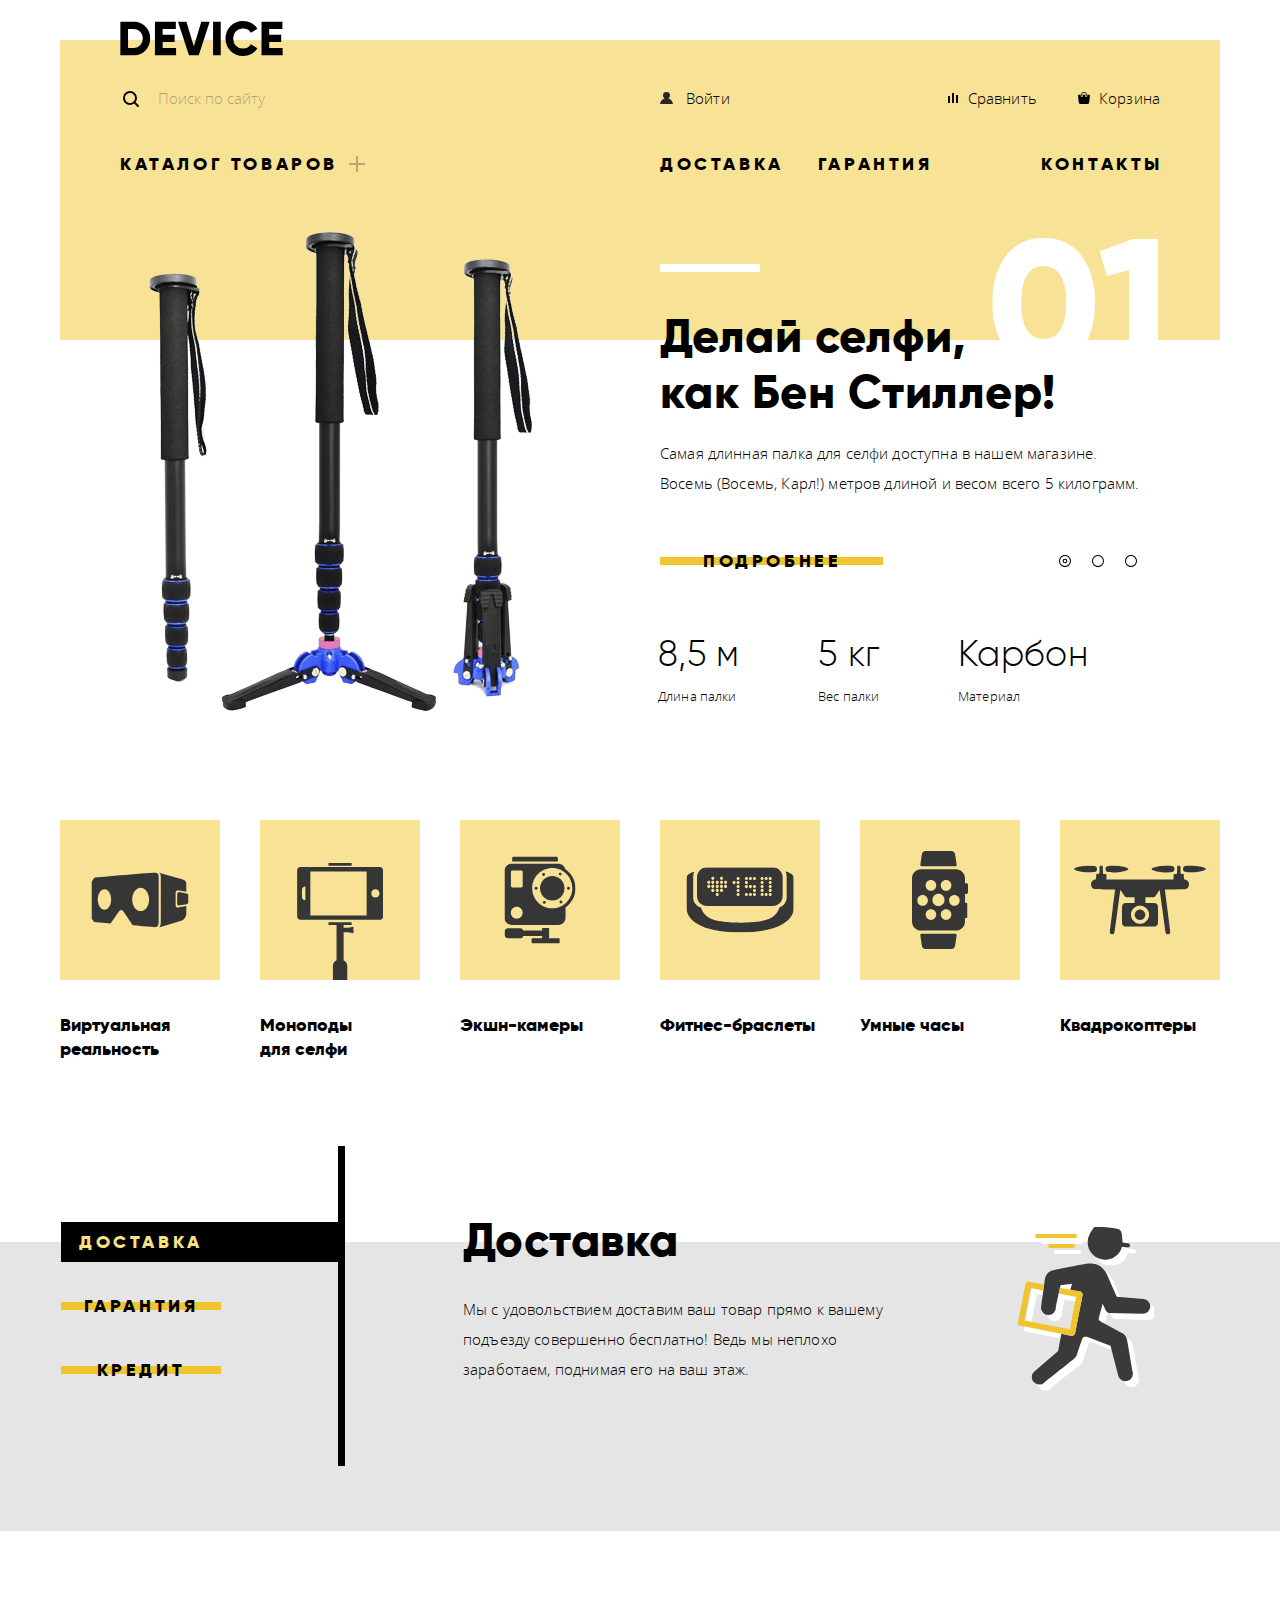
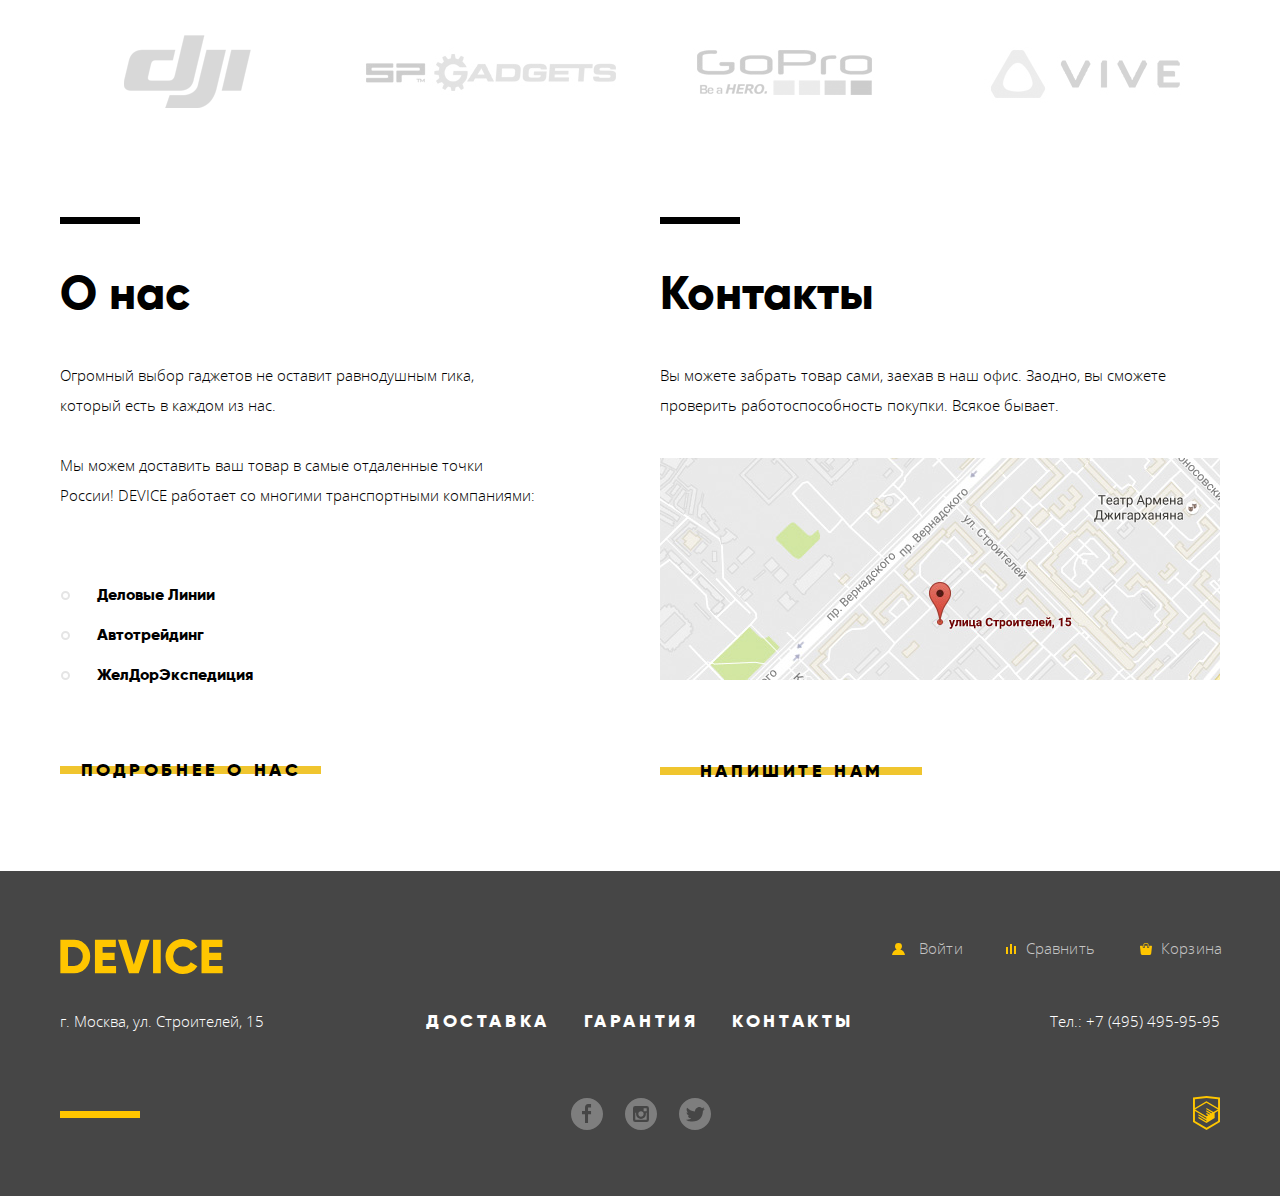
<file: index.html>
<!DOCTYPE html>
<html lang="ru">

<head>
  <meta charset="utf-8">
  <title>HTML Academy: Девайс</title>
  <link href="css/normalize.min.css" rel="stylesheet">
  <link href="css/style.min.css" rel="stylesheet">
</head>

<body>
  <div class="container">
    <header class="main-header">
      <nav class="main-navigation">
        <div class="main-header-logo">
          <a><img src="img/logo-device.svg" width="163" height="35" alt="Логотип магазина «Девайс»"></a>
        </div>
        <div class="main-header-top-wrapper">
          <form class="site-search-form" method="GET" action="search">
            <label class="visually-hidden" for="search-field">Поле поиска</label>
            <input id="search-field" type="search" class="search-input" name="query" placeholder="Поиск по сайту">
            <button type="submit" class="search-button">Найти</button>
          </form>
          <a class="main-header-user-nav-link main-header-user-nav-profile" href="#">Войти</a>
          <a class="main-header-user-nav-link main-header-user-nav-compare" href="#">Сравнить</a>
          <a class="main-header-user-nav-link main-header-user-nav-cart" href="#">Корзина</a>
        </div>
        <div class="main-header-bottom-wrapper">
          <ul class="main-header-site-navigation">
            <li class="main-header-site-nav-catalog">
              <a href="#">Каталог&nbsp;товаров</a>
              <div class="catalog-categories-list">
                <ul class="catalog-categories-sublist">
                  <li><a href="#">Виртуальная реальность</a></li>
                  <li><a href="catalog.html">Моноподы для селфи</a></li>
                  <li><a href="#">Экшн-камеры</a></li>
                </ul>
                <ul class="catalog-categories-sublist">
                  <li><a href="#">Фитнес-браслеты</a></li>
                  <li><a href="#">Умные часы</a></li>
                </ul>
                <ul class="catalog-categories-sublist">
                  <li><a href="#">Квадрокоптеры</a></li>
                </ul>
              </div>
            </li>
            <li class="main-header-site-nav-delivery"><a href="delivery.html">Доставка</a></li>
            <li class="main-header-site-nav-warranty"><a href="warranty.html">Гарантия</a></li>
            <li class="main-header-site-nav-contacts"><a href="contacts.html">Контакты</a></li>
          </ul>
        </div>
      </nav>
    </header>
  </div>

  <main class="main-content">
    <h1 class="visually-hidden">Магазин гаджетов «Девайс»</h1>
    <section class="slider">
      <h2 class="visually-hidden">Слайдер товаров</h2>
      <div class="container">
        <ul class="slider-dots">
          <li>
            <input type="radio" id="first-slide" name="not-used" checked class="visually-hidden slider-cb">
            <label for="first-slide">Первый слайд</label>
          </li>
          <li>
            <input type="radio" id="second-slide" name="not-used" class="visually-hidden slider-cb">
            <label for="second-slide">Второй слайд</label>
          </li>
          <li>
            <input type="radio" id="third-slide" name="not-used" class="visually-hidden slider-cb">
            <label for="third-slide">Третий слайд</label>
          </li>
        </ul>
        <ul class="slides-list">
          <li class="slides-list-item  slides-list-item-shown">
            <div class="slides-list-item-image">
              <img src="img/slider-1.png" alt="Самая длинная палка для селфи" width="384" height="486">
            </div>
            <div class="slides-list-item-description">
              <p class="slides-list-item-description-headline">Делай селфи,<br> как Бен Стиллер!</p>
              <p class="slides-list-item-description-content">Самая длинная палка для селфи доступна в нашем магазине.
                Восемь&nbsp;(Восемь, Карл!) метров длиной и весом
                всего 5 килограмм.</p>
              <div class="slides-list-item-description-link-wrapper">
                <a class="modal-link" href="#">Подробнее</a>
              </div>
              <table class="slides-list-item-description-params">
                <tr>
                  <td>8,5 м</td>
                  <td>5 кг</td>
                  <td>Карбон</td>
                </tr>
                <tr class="params-name">
                  <td>Длина палки</td>
                  <td>Вес палки</td>
                  <td>Материал</td>
                </tr>
              </table>
            </div>
          </li>
          <li class="slides-list-item">
            <div class="slides-list-item-image">
              <img src="img/slider-2.png" alt="Мотивирующие фитнес-браслеты" width="345" height="485">
            </div>
            <div class="slides-list-item-description">
              <p class="slides-list-item-description-headline">Худеем<br> правильно!</p>
              <p class="slides-list-item-description-content">Мотивирующие фитнес-браслеты помогут найти в себе силы не
                пропускать занятия и соблюдать диету.</p>
              <div class="slides-list-item-description-link-wrapper">
                <a class="modal-link" href="#">Подробнее</a>
              </div>
              <table class="slides-list-item-description-params">
                <tr>
                  <td>48 часов</td>
                </tr>
                <tr>
                  <td>Без подзарядки</td>
                </tr>
              </table>
            </div>
          </li>
          <li class="slides-list-item">
            <div class="slides-list-item-image">
              <img src="img/slider-3.png" alt="Квадрокоптер" width="526" height="334">
            </div>
            <div class="slides-list-item-description">
              <p class="slides-list-item-description-headline">Порхает как бабочка, жалит как пчела!</p>
              <p class="slides-list-item-description-content">Этот обычный, на первый взгляд, квадрокоптер оснащен
                мощным лазером, замаскированным под стандартную
                камеру.</p>
              <div class="slides-list-item-description-link-wrapper">
                <a class="modal-link" href="#">Подробнее</a>
              </div>
              <table class="slides-list-item-description-params">
                <tr>
                  <td>800 м</td>
                  <td>50 м</td>
                </tr>
                <tr>
                  <td>Дальность полета</td>
                  <td>Радиус поражения</td>
                </tr>
              </table>
            </div>
          </li>
        </ul>
      </div>
    </section>

    <section class="catalog-categories">
      <h2 class="visually-hidden">Категории товаров</h2>
      <div class="container">
        <ul>
          <li class="catalog-categories-item">
            <a class="catalog-categories-item-link" href="#">
              <div class="image-wrapper">
                <svg xmlns="http://www.w3.org/2000/svg" width="97" height="55" viewBox="0 0 97 55">
                  <g fill="#363636">
                    <path
                      d="M84.131 32.639v-12.636c0-1.309 1.045-2.37 2.335-2.37l8.326 1.581v-8.194c0-2.355-1.708-3.431-4.202-4.265l-23.187-6.58c1.616 1.391 1.889 2.04 1.889 4.396v45.209c0 2.356-.45 4.066-1.967 5.21l23.265-7.065c2.401-.833 4.202-4.216 4.202-6.572v-7.913l-8.326 1.567c-1.29.002-2.335-1.06-2.335-2.368zM95.129 20.979l-7.598-1.444c-1.008 0-1.824.829-1.824 1.851v9.868c0 1.023.816 1.852 1.824 1.852l7.598-1.431c1.154-.419 1.824-.829 1.824-1.852v-6.993c0-1.022-.766-1.507-1.824-1.851zM67.17 4.483c0-5.08-4.232-4.459-4.232-4.459s-57.106 4.714-60.1 5.121l-2.837 4.387-.001 36.28 2.599 3.753 16.477 1.403 8.136-11.668s1.109-1.828 2.505-1.828c1.397 0 2.432 1.861 2.432 1.861l9.061 13.521s18.895 1.909 22.521 1.909c3.626-.001 3.439-5.024 3.439-5.024v-45.256zm-54.188 32.709c-3.698 0-6.696-4.601-6.696-10.275s2.998-10.275 6.696-10.275c3.698 0 6.696 4.601 6.696 10.275s-2.998 10.275-6.696 10.275zm36.158 1.426c-4.662 0-8.441-5.239-8.441-11.701 0-6.463 3.78-11.702 8.441-11.702 4.662 0 8.442 5.239 8.442 11.702 0 6.462-3.78 11.701-8.442 11.701z" />
                  </g>
                </svg>
              </div>
              <p>Виртуальная реальность</p>
            </a>
          </li>
          <li class="catalog-categories-item">
            <a class="catalog-categories-item-link" href="catalog.html">
              <div class="image-wrapper">
                <svg xmlns="http://www.w3.org/2000/svg" width="86" height="117" viewBox="0 0 86 117">
                  <g fill="#363636">
                    <path
                      d="M82.821 4.011h-79.491c-1.761 0-3.188 1.427-3.188 3.188v46.413c0 1.763 1.427 3.189 3.188 3.189h79.492c1.762 0 3.189-1.427 3.189-3.189v-46.413c0-1.761-1.428-3.188-3.19-3.188zm-74.429 33.225h-.226c-1.762 0-3.189-1.429-3.189-3.189v-7.283c0-1.761 1.427-3.188 3.189-3.188h.226v13.66zm61.231 15.172h-56.282v-44.006h56.282v44.006zm8.777-17.856c-2.289 0-4.146-1.855-4.146-4.147s1.856-4.147 4.146-4.147c2.291 0 4.148 1.855 4.148 4.147s-1.857 4.147-4.148 4.147zM31.497 0h23.157v2.758h-23.157zM46.608 64.861v-2.973h8.046v-2.758h-23.156v2.758h8.045v35.246c-2.139.938-3.635 3.072-3.635 5.559v14.307h14.335v-14.307c0-2.486-1.495-4.621-3.636-5.557v-27.99h4.796l5.051 1.213v-6.711l-5.051 1.213h-4.795z" />
                  </g>
                </svg>
              </div>
              <p>Моноподы<br> для селфи</p>
            </a>
          </li>
          <li class="catalog-categories-item">
            <a class="catalog-categories-item-link" href="#">
              <div class="image-wrapper">
                <svg xmlns="http://www.w3.org/2000/svg" width="71" height="87" viewBox="0 0 71 87">
                  <g fill="#363636">
                    <path
                      d="M53.349 1.49c0-.736-.578-1.49-1.311-1.49h-42.985c-.733 0-1.381.754-1.381 1.49v3.522h45.676v-3.522zM54.202 81.809h-9.597v-10.383h-6.958v2.507h-18.873c-.537-1.254-1.757-2.148-3.181-2.148h-12.034c-1.917-.001-3.559 1.602-3.559 3.526v3.018c0 1.924 1.642 3.48 3.559 3.48h12.035c1.511 0 2.792-.896 3.269-2.326h18.785v2.326h-9.518c-.533 0-1.01.437-1.01.972v3.172c0 .535.478 1.048 1.01 1.048h26.072c.533 0 .93-.513.93-1.048v-3.173c0-.535-.397-.971-.93-.971zM60.666 12.39c-.861-2.937-3.567-5.05-6.771-5.05h-46.747c-3.898 0-7.148 3.109-7.148 7.021v46.9c0 3.912 3.25 7.121 7.148 7.121h46.747c3.898 0 7.126-3.209 7.126-7.121v-10.346c6.066-4.204 10.001-11.211 10.001-19.164-.001-8.079-4.132-15.181-10.356-19.361zm-48.428 49.761c-3.259 0-5.901-2.65-5.901-5.921 0-3.27 2.642-5.922 5.901-5.922s5.902 2.652 5.902 5.922c0 3.271-2.643 5.921-5.902 5.921zm5.961-32.605c0 .786-.635 1.422-1.418 1.422h-8.94c-.783 0-1.418-.637-1.418-1.422v-14.16c0-.786.635-1.423 1.418-1.423h8.939c.783 0 1.418.637 1.418 1.423v14.16zm29.563 22.312c-11.076 0-20.057-9.01-20.057-20.123s8.98-20.124 20.057-20.124c11.077 0 20.058 9.01 20.058 20.124s-8.981 20.123-20.058 20.123z" />
                    <ellipse cx="47.762" cy="31.735" rx="12.188" ry="12.229" />
                    <circle cx="31.562" cy="31.736" r="1.435" />
                    <circle cx="63.963" cy="31.736" r="1.435" />
                    <circle cx="39.109" cy="17.994" r="1.435" />
                    <ellipse cx="56.415" cy="45.476" rx="1.43" ry="1.436" />
                    <circle cx="55.697" cy="17.565" r="1.435" />
                    <circle cx="39.828" cy="45.906" r="1.435" />
                  </g>
                </svg>
              </div>
              <p>Экшн-камеры</p>
            </a>
          </li>
          <li class="catalog-categories-item">
            <a class="catalog-categories-item-link" href="#">
              <div class="image-wrapper">
                <svg xmlns="http://www.w3.org/2000/svg" width="107" height="65" viewBox="0 0 107 65">
                  <g fill="#363636">
                    <path
                      d="M98.967 4.074c.752 1.441 1.209 3.08 1.209 4.818v21.102c0 4.616-3.092 8.527-7.246 9.9-1.325 3.987-3.778 7.854-8.051 10.432-8.676 5.231-31.124 4.837-31.198 4.837-.078 0-22.513.395-31.189-4.837-4.216-2.545-6.708-6.347-8.042-10.279-4.418-1.209-7.756-5.251-7.756-10.053v-21.101c0-1.688.427-3.282 1.139-4.693-3.663.909-7.833 2.718-7.833 6.234v29.983c0 10.251 11.839 24.433 53.657 24.433 41.82 0 53.657-14.182 53.657-24.433v-29.983c-.001-3.684-4.576-5.494-8.347-6.36zM20.561 38.459h65.523c5.564 0 10.074-4.513 10.074-10.077v-18.447c0-5.563-4.51-10.075-10.074-10.075h-65.523c-5.564 0-10.075 4.511-10.075 10.075v18.447c0 5.564 4.511 10.077 10.075 10.077zm63.134-28.991c.867 0 1.569.703 1.569 1.57 0 .866-.702 1.569-1.569 1.569s-1.568-.703-1.568-1.569c0-.868.701-1.57 1.568-1.57zm0 4.039c.867 0 1.569.703 1.569 1.568 0 .867-.702 1.569-1.569 1.569s-1.568-.702-1.568-1.569c0-.865.701-1.568 1.568-1.568zm0 4.039c.867 0 1.569.702 1.569 1.569 0 .866-.702 1.569-1.569 1.569s-1.568-.703-1.568-1.569c0-.867.701-1.569 1.568-1.569zm0 3.827c.867 0 1.569.704 1.569 1.569 0 .867-.702 1.568-1.569 1.568s-1.568-.701-1.568-1.568c0-.866.701-1.569 1.568-1.569zm0 4.039c.867 0 1.569.702 1.569 1.569 0 .865-.702 1.568-1.569 1.568s-1.568-.704-1.568-1.568c0-.867.701-1.569 1.568-1.569zm-4.039-15.944c.867 0 1.568.703 1.568 1.57 0 .866-.701 1.569-1.568 1.569-.865 0-1.568-.703-1.568-1.569 0-.868.703-1.57 1.568-1.57zm0 15.944c.867 0 1.568.702 1.568 1.569 0 .865-.701 1.568-1.568 1.568-.865 0-1.568-.704-1.568-1.568 0-.867.703-1.569 1.568-1.569zm-4.037-15.944c.865 0 1.568.703 1.568 1.57 0 .866-.703 1.569-1.568 1.569-.867 0-1.569-.703-1.569-1.569 0-.868.702-1.57 1.569-1.57zm0 4.039c.865 0 1.568.703 1.568 1.568 0 .867-.703 1.569-1.568 1.569-.867 0-1.569-.702-1.569-1.569 0-.865.702-1.568 1.569-1.568zm0 4.039c.865 0 1.568.702 1.568 1.569 0 .866-.703 1.569-1.568 1.569-.867 0-1.569-.703-1.569-1.569 0-.867.702-1.569 1.569-1.569zm0 3.827c.865 0 1.568.704 1.568 1.569 0 .867-.703 1.568-1.568 1.568-.867 0-1.569-.701-1.569-1.568 0-.866.702-1.569 1.569-1.569zm0 4.039c.865 0 1.568.702 1.568 1.569 0 .865-.703 1.568-1.568 1.568-.867 0-1.569-.704-1.569-1.568 0-.867.702-1.569 1.569-1.569zm-7.654-15.944c.867 0 1.568.703 1.568 1.57 0 .866-.701 1.569-1.568 1.569s-1.568-.703-1.568-1.569c-.001-.868.703-1.57 1.568-1.57zm0 8.078c.867 0 1.568.702 1.568 1.569 0 .866-.701 1.569-1.568 1.569s-1.568-.703-1.568-1.569c-.001-.867.703-1.569 1.568-1.569zm0 3.881c.867 0 1.568.701 1.568 1.568 0 .865-.701 1.569-1.568 1.569s-1.568-.704-1.568-1.569c-.001-.867.703-1.568 1.568-1.568zm0 3.985c.867 0 1.568.702 1.568 1.569 0 .865-.701 1.568-1.568 1.568s-1.568-.704-1.568-1.568c-.001-.867.703-1.569 1.568-1.569zm-4.039-15.944c.867 0 1.57.703 1.57 1.57 0 .866-.703 1.569-1.57 1.569-.865 0-1.569-.703-1.569-1.569-.001-.868.704-1.57 1.569-1.57zm0 8.078c.867 0 1.57.702 1.57 1.569 0 .866-.703 1.569-1.57 1.569-.865 0-1.569-.703-1.569-1.569-.001-.867.704-1.569 1.569-1.569zm0 7.866c.867 0 1.57.702 1.57 1.569 0 .865-.703 1.568-1.57 1.568-.865 0-1.569-.704-1.569-1.568-.001-.867.704-1.569 1.569-1.569zm-4.038-15.944c.865 0 1.569.703 1.569 1.57 0 .866-.704 1.569-1.569 1.569-.867 0-1.568-.703-1.568-1.569-.001-.868.701-1.57 1.568-1.57zm0 4.039c.865 0 1.569.703 1.569 1.568 0 .867-.704 1.569-1.569 1.569-.867 0-1.568-.702-1.568-1.569-.001-.865.701-1.568 1.568-1.568zm0 4.039c.865 0 1.569.702 1.569 1.569 0 .866-.704 1.569-1.569 1.569-.867 0-1.568-.703-1.568-1.569-.001-.867.701-1.569 1.568-1.569zm0 7.866c.865 0 1.569.702 1.569 1.569 0 .865-.704 1.568-1.569 1.568-.867 0-1.568-.704-1.568-1.568-.001-.867.701-1.569 1.568-1.569zm-8.29-15.944c.867 0 1.569.703 1.569 1.57 0 .866-.702 1.569-1.569 1.569s-1.568-.703-1.568-1.569c-.001-.868.701-1.57 1.568-1.57zm0 4.039c.867 0 1.569.703 1.569 1.568 0 .867-.702 1.569-1.569 1.569s-1.568-.702-1.568-1.569c-.001-.865.701-1.568 1.568-1.568zm0 4.039c.867 0 1.569.702 1.569 1.569 0 .866-.702 1.569-1.569 1.569s-1.568-.703-1.568-1.569c-.001-.867.701-1.569 1.568-1.569zm0 3.881c.867 0 1.569.701 1.569 1.568 0 .865-.702 1.569-1.569 1.569s-1.568-.704-1.568-1.569c-.001-.867.701-1.568 1.568-1.568zm0 3.985c.867 0 1.569.702 1.569 1.569 0 .865-.702 1.568-1.569 1.568s-1.568-.704-1.568-1.568c-.001-.867.701-1.569 1.568-1.569zm-4.039-11.905c.867 0 1.568.703 1.568 1.568 0 .867-.701 1.569-1.568 1.569s-1.569-.702-1.569-1.569c0-.865.701-1.568 1.569-1.568zm-8.502-.212c.865 0 1.569.703 1.569 1.568 0 .867-.704 1.569-1.569 1.569-.867 0-1.571-.703-1.571-1.569 0-.865.703-1.568 1.571-1.568zm0 4.038c.865 0 1.569.703 1.569 1.57 0 .866-.704 1.57-1.569 1.57-.867 0-1.571-.704-1.571-1.57 0-.867.703-1.57 1.571-1.57zm-4.039-8.078c.865 0 1.568.703 1.568 1.57 0 .866-.704 1.568-1.568 1.568-.867 0-1.569-.703-1.569-1.568 0-.867.701-1.57 1.569-1.57zm0 4.04c.865 0 1.568.703 1.568 1.568 0 .867-.704 1.569-1.568 1.569-.867 0-1.569-.703-1.569-1.569 0-.865.701-1.568 1.569-1.568zm0 4.038c.865 0 1.568.703 1.568 1.57 0 .866-.704 1.57-1.568 1.57-.867 0-1.569-.704-1.569-1.57 0-.867.701-1.57 1.569-1.57zm0 4.04c.865 0 1.568.704 1.568 1.569 0 .867-.704 1.568-1.568 1.568-.867 0-1.569-.701-1.569-1.568 0-.866.701-1.569 1.569-1.569zm-4.254-8.078c.867 0 1.569.703 1.569 1.568 0 .867-.702 1.569-1.569 1.569s-1.568-.703-1.568-1.569c0-.865.701-1.568 1.568-1.568zm0 4.038c.867 0 1.569.703 1.569 1.57 0 .866-.702 1.57-1.569 1.57s-1.568-.704-1.568-1.57c0-.867.701-1.57 1.568-1.57zm0 4.04c.867 0 1.569.704 1.569 1.569 0 .867-.702 1.568-1.569 1.568s-1.568-.701-1.568-1.568c0-.866.701-1.569 1.568-1.569zm0 4.039c.867 0 1.569.702 1.569 1.569 0 .865-.702 1.568-1.569 1.568s-1.568-.704-1.568-1.568c0-.867.701-1.569 1.568-1.569zm-4.464-16.157c.867 0 1.571.703 1.571 1.57 0 .866-.704 1.568-1.571 1.568-.865 0-1.569-.703-1.569-1.568 0-.867.704-1.57 1.569-1.57zm0 4.04c.867 0 1.571.703 1.571 1.568 0 .867-.704 1.569-1.571 1.569-.865 0-1.569-.703-1.569-1.569 0-.865.704-1.568 1.569-1.568zm0 4.038c.867 0 1.571.703 1.571 1.57 0 .866-.704 1.57-1.571 1.57-.865 0-1.569-.704-1.569-1.57 0-.867.704-1.57 1.569-1.57zm0 4.04c.867 0 1.571.704 1.571 1.569 0 .867-.704 1.568-1.571 1.568-.865 0-1.569-.701-1.569-1.568 0-.866.704-1.569 1.569-1.569zm-4.037-8.078c.865 0 1.569.703 1.569 1.568 0 .867-.704 1.569-1.569 1.569-.867 0-1.569-.703-1.569-1.569 0-.865.702-1.568 1.569-1.568zm0 4.038c.865 0 1.569.703 1.569 1.57 0 .866-.704 1.57-1.569 1.57-.867 0-1.569-.704-1.569-1.57 0-.867.702-1.57 1.569-1.57z" />
                  </g>
                </svg>
              </div>
              <p>Фитнес-браслеты</p>
            </a>
          </li>
          <li class="catalog-categories-item">
            <a class="catalog-categories-item-link" href="#">
              <div class="image-wrapper">
                <svg xmlns="http://www.w3.org/2000/svg" width="56" height="98" viewBox="0 0 56 98">
                  <g fill="#363636">
                    <path
                      d="M54.494 32.197h-1.515v-4.64c0-5.052-4.087-9.186-9.082-9.186h-34.815c-4.996.001-9.082 4.134-9.082 9.186v42.868c0 5.052 4.087 9.185 9.083 9.185h34.815c4.995 0 9.082-4.133 9.082-9.185v-3.415h1.515c.415 0 .757-.344.757-.764v-13.779c0-.421-.342-.766-.757-.766h-1.515v-8.788h1.515c.832 0 1.514-.688 1.514-1.531v-7.654c-.001-.842-.683-1.531-1.515-1.531zm-20.412-3.109c2.926 0 5.299 2.398 5.299 5.358s-2.373 5.358-5.299 5.358-5.298-2.398-5.298-5.358 2.372-5.358 5.298-5.358zm-15.137 0c2.925 0 5.298 2.398 5.298 5.358s-2.373 5.358-5.298 5.358c-2.926 0-5.298-2.398-5.298-5.358s2.372-5.358 5.298-5.358zm-13.648 20.309c0-2.959 2.371-5.358 5.298-5.358 2.926 0 5.298 2.399 5.298 5.358 0 2.959-2.373 5.358-5.298 5.358-2.927.001-5.298-2.399-5.298-5.358zm13.648 19.497c-2.926 0-5.298-2.398-5.298-5.358s2.372-5.358 5.298-5.358c2.925 0 5.298 2.398 5.298 5.358s-2.373 5.358-5.298 5.358zm1.49-19.903c0-3.382 2.711-6.124 6.055-6.124s6.055 2.742 6.055 6.124-2.711 6.124-6.055 6.124c-3.344-.001-6.055-2.742-6.055-6.124zm13.647 19.903c-2.926 0-5.298-2.398-5.298-5.358s2.372-5.358 5.298-5.358 5.299 2.398 5.299 5.358-2.373 5.358-5.299 5.358zm8.302-14.138c-2.927 0-5.298-2.399-5.298-5.358 0-2.959 2.371-5.358 5.298-5.358 2.926 0 5.298 2.399 5.298 5.358 0 2.958-2.372 5.358-5.298 5.358zM9.646 15.31h33.687c.843 0 1.432-.681 1.306-1.514l-1.616-10.768-.002-.002c-.25-1.664-1.832-3.026-3.515-3.026h-26.032c-1.686 0-3.268 1.362-3.517 3.028l-1.615 10.767c-.125.833.461 1.515 1.304 1.515zM43.333 82.671h-33.687c-.843 0-1.429.683-1.304 1.516l1.615 10.767c.25 1.666 1.832 3.028 3.516 3.028h26.032c1.684 0 3.266-1.362 3.517-3.026v-.002l1.615-10.767c.128-.833-.461-1.516-1.304-1.516z" />
                  </g>
                </svg>
              </div>
              <p>Умные часы</p>
            </a>
          </li>
          <li class="catalog-categories-item">
            <a class="catalog-categories-item-link" href="#">
              <div class="image-wrapper">
                <svg xmlns="http://www.w3.org/2000/svg" width="132" height="69" viewBox="0 0 132 69">
                  <g fill="#363636">
                    <path
                      d="M12.052.258c-5.545.487-10.214 1.593-11.477 2.672-.723.616-.723.616-.232 1.156.645.72 3.713 1.645 7.248 2.236 3.998.668 12.51.693 13.723.051 1.212-.668 1.624-1.414 1.624-2.981 0-1.619-.619-2.416-2.218-2.853-1.446-.386-5.778-.54-8.668-.282zM25.774.488c-.129.283-.258 2.108-.258 4.112 0 4.061.155 3.778-2.192 3.933l-1.031.077-.129 2.544-.129 2.544-1.187.283c-2.579.668-3.999 2.595-3.792 5.294.128 1.927 1.031 3.341 2.579 4.087 1.109.513 1.47.538 11.246.538 5.545 0 10.137.079 10.189.181.051.128-1.109 9.407-2.58 20.639-1.445 11.231-2.683 20.997-2.709 21.666-.051 1.617.826 2.621 2.348 2.621 1.237 0 2.012-.642 2.321-1.901.129-.514 1.496-10.333 3.018-21.821 1.522-11.463 2.863-20.869 2.94-20.869.103 0 1.083 1.413 2.192 3.136 2.94 4.626 2.399 4.317 7.635 4.317h4.358v5.63l-5.133.077c-4.72.077-5.21.127-5.881.615-1.573 1.157-1.625 1.415-1.625 10.977 0 9.534.026 9.792 1.522 11.05l.851.695h31.366l.851-.695c1.496-1.258 1.521-1.516 1.521-11.05 0-9.562-.051-9.819-1.623-10.977-.671-.488-1.161-.538-5.882-.615l-5.132-.077v-5.63h4.359c5.234 0 4.693.309 7.634-4.317 1.11-1.723 2.09-3.136 2.193-3.136.076 0 1.419 9.406 2.94 20.869 1.522 11.488 2.89 21.308 3.019 21.821.31 1.26 1.082 1.901 2.321 1.901 1.522 0 2.399-1.004 2.347-2.621-.025-.669-1.264-10.436-2.709-21.666-1.469-11.231-2.631-20.51-2.578-20.639.051-.102 4.642-.181 10.19-.181 9.775 0 10.136-.025 11.244-.538 1.548-.746 2.45-2.16 2.579-4.087.207-2.699-1.211-4.627-3.791-5.294l-1.188-.283-.127-2.544-.129-2.544-1.032-.077c-2.347-.155-2.193.128-2.193-3.933 0-2.004-.128-3.829-.257-4.112-.206-.36-.543-.488-1.367-.488-.619 0-1.238.128-1.42.309-.206.206-.31 1.465-.31 3.932 0 2.467-.102 3.727-.31 3.932-.18.18-.901.308-1.649.308-1.626 0-1.651.052-1.651 3.11v2.287h-67.064v-2.287c0-3.058-.025-3.11-1.65-3.11-.749 0-1.47-.128-1.65-.308-.208-.205-.31-1.465-.31-3.932 0-2.467-.103-3.727-.31-3.932-.181-.18-.8-.309-1.419-.309-.825 0-1.16.128-1.367.488zm42.843 40.12c2.889.898 5.392 3.393 6.166 6.168.439 1.543.31 4.216-.284 5.783-.696 1.875-2.685 4.01-4.565 4.936-1.29.642-1.754.719-3.921.719s-2.631-.077-3.92-.719c-1.884-.926-3.869-3.061-4.566-4.936-.593-1.567-.723-4.24-.284-5.783.748-2.724 3.249-5.27 6.062-6.168 2.012-.643 3.3-.643 5.313 0zM63.794 44.438c-2.037.926-3.507 3.649-3.069 5.731.774 3.677 4.823 5.553 7.996 3.702 1.985-1.158 2.991-3.547 2.451-5.783-.568-2.391-2.734-4.138-5.159-4.138-.646 0-1.626.232-2.219.488zM36.092.154c-3.92.668-4.513 1.131-4.513 3.444 0 1.825.464 2.416 2.268 2.956 1.55.462 7.172.514 10.5.128 6.861-.822 11.322-2.544 9.699-3.752-1.265-.9-4.902-1.877-9.054-2.39-2.476-.308-7.996-.54-8.899-.386zM89.484.258c-6.319.59-11.864 2.081-11.864 3.186 0 1.722 7.841 3.47 15.63 3.496 5.804 0 7.196-.642 7.196-3.341 0-1.824-.619-2.622-2.373-3.084-1.649-.412-5.675-.514-8.589-.256zM112.776.283c-1.78.231-3.019.771-3.431 1.491-.387.771-.31 2.904.154 3.572.928 1.311 1.652 1.465 7.068 1.465 3.661 0 5.802-.129 7.866-.488 3.534-.591 6.604-1.517 7.248-2.236.49-.54.49-.54-.232-1.156-1.341-1.131-5.958-2.185-11.916-2.672-3.481-.283-4.488-.283-6.758.025z" />
                  </g>
                </svg>
              </div>
              <p>Квадрокоптеры</p>
            </a>
          </li>
        </ul>
      </div>
    </section>
    <section class="services">
      <h2 class="visually-hidden">Оказываемые услуги</h2>
      <div class="container">
        <ul class="services-list">
          <li class="services-list-item current">
            <a class="services-list-item-link" href="#">Доставка</a>
          </li>
          <li class="services-list-item">
            <a class="services-list-item-link" href="#">Гарантия</a>
          </li>
          <li class="services-list-item">
            <a class="services-list-item-link" href="#">Кредит</a>
          </li>
        </ul>
        <div class="services-content">
          <div class="services-content-shown">
            <p class="services-content-headline">Доставка</p>
            <p class="services-content-main">Мы с удовольствием доставим ваш товар прямо к вашему подъезду совершенно
              бесплатно! Ведь мы неплохо
              заработаем, поднимая его на ваш этаж.</p>
          </div>
          <div>
            <p class="services-content-headline">Гарантия</p>
            <p class="services-content-main">Если из-за возгорания купленного у нас товара у вас сгорит дом — не
              переживайте, мы выдадим вам
              новый.<br> Товар, не дом, конечно же.</p>
          </div>
          <div>
            <p class="services-content-headline">Кредит</p>
            <p class="services-content-main">Залезть в долговую яму стало проще! Кредитные консультанты подберут для вас
              наиболее выгодные условия
              кредита. Выгодные для нашего банка, разумеется.</p>
          </div>
        </div>
      </div>
    </section>
    <section class="featured-brands">
      <h2 class="visually-hidden">Бренды</h2>
      <div class="container">
        <ul>
          <li>
            <a class="featured-brand-1" href="#">
              <img src="img/logo-1-grey.png" width="260" height="100" alt="DJI">
            </a>
          </li>
          <li class="brand">
            <a class="featured-brand-2" href="#">
              <img src="img/logo-2-grey.png" width="260" height="100" alt="SPGadgets">
            </a>
          </li>
          <li class="brand">
            <a class="featured-brand-3" href="#">
              <img src="img/logo-3-grey.png" width="260" height="100" alt="GoPro">
            </a>
          </li>
          <li class="brand">
            <a class="featured-brand-4" href="#">
              <img src="img/logo-4-grey.png" width="260" height="100" alt="HTC Vive">
            </a>
          </li>
        </ul>
      </div>
    </section>

    <div class="main-content-bottom-wrapper container">
      <section class="about-us">
        <h2>О нас</h2>
        <p>Огромный выбор гаджетов не оставит равнодушным гика,<br> который есть в каждом из нас.</p>
        <p>Мы можем доставить ваш товар в самые отдаленные точки<br> России! DEVICE работает со многими транспортными
          компаниями:
        </p>
        <ul class="about-us-delivery">
          <li>Деловые Линии</li>
          <li>Автотрейдинг</li>
          <li>ЖелДорЭкспедиция</li>
        </ul>
        <a class="modal-link" href="about-us.html">Подробнее о нас</a>
      </section>
      <section class="contacts">
        <h2>Контакты</h2>
        <p>Вы можете забрать товар сами, заехав в наш офис. Заодно, вы сможете проверить работоспособность покупки. Всякое бывает.</p>
        <p>
          <a class="contacts-map-link" href="https://goo.gl/maps/Piabnt1vbGPg799L7">
            <img src="img/map-small.jpg" width="560" height="222" alt="Адрес магазина: Москва, ул. Строителей, 15">
          </a>
        </p>
        <a class="modal-link" href="feedback.html">Напишите нам</a>
      </section>
    </div>
  </main>


  <footer class="main-footer">
    <div class="container">
      <nav class="footer-navigation">
        <div class="footer-upper-wrapper">
          <a class="footer-logo">
            <img src="img/logo-device-inverse.svg" width="163" height="35" alt="Логотип магазина «Девайс»">
          </a>
          <ul class="footer-user-navigation">
            <li class="footer-user-navigation-login"><a href="#">Войти</a></li>
            <li class="footer-user-navigation-compare"><a href="#">Сравнить</a></li>
            <li class="footer-user-navigation-cart"><a href="#">Корзина</a></li>
          </ul>
        </div>
        <div class="footer-central-wrapper">
          <address class="footer-address-building">
            г. Москва, ул. Строителей, 15
          </address>
          <ul class="footer-site-navigation">
            <li><a href="delivery.html">Доставка</a></li>
            <li><a href="warranty.html">Гарантия</a></li>
            <li><a href="contacts.html">Контакты</a></li>
          </ul>
          <address class="footer-address-phone">
            Тел.: +7 (495) 495-95-95
          </address>
        </div>
        <div class="footer-lower-wrapper">
          <div class="footer-longdash"></div>
          <div class="footer-social">
            <ul>
              <li><a class="social-button" href="#"><img src="img/fb.svg" width="32" height="32" alt="Фейсбук"></a></li>
              <li><a class="social-button" href="#"><img src="img/instagram.svg" width="32" height="32"
                    alt="Инстаграм"></a></li>
              <li><a class="social-button" href="#"><img src="img/twitter.svg" width="32" height="32" alt="Твиттер"></a>
              </li>
            </ul>
          </div>
          <div class="footer-copyright">
            <a href="https://htmlacademy.ru/intensive/htmlcss">
              <img src="img/logo-html.svg" width="27" height="35" alt="Разработано в HtmlAcademy">
            </a>
          </div>
        </div>
      </nav>
    </div>
  </footer>
  <section class="modal modal-feedback">
    <h2 class="visually-hidden">Форма обратной связи</h2>
    <form class="feedback-form" action="feedback" method="POST">
      <div class="feedback-form-wrapper">
        <div class="feedback-form-column">
          <label for="feedback-name">Ваше имя:</label>
          <input type="text" placeholder="Имя Фамилия" name="name" id="feedback-name">
        </div>
        <div class="feedback-form-column">
          <label for="feedback-email">Ваш e-mail:</label>
          <input type="text" placeholder="email@example.com" name="email" id="feedback-email">
        </div>
      </div>
      <div class="feedback-form-column">
        <label for="feedback-comment">Текст письма:</label>
        <textarea id="feedback-comment" name="comment" cols="20" rows="5" placeholder="В свободной форме"></textarea>
      </div>
      <button type="submit" class="button">Отправить</button>
    </form>
    <button class="modal-close" type="button">Закрыть</button>
  </section>

  <section class="modal modal-map">
    <h2 class="visually-hidden">Как до нас добраться</h2>
    <iframe
      src="https://www.google.com/maps/embed?pb=!1m14!1m8!1m3!1d4498.1553158150755!2d37.5284326!3d55.6876376!3m2!1i1024!2i768!4f13.1!3m3!1m2!1s0x46b54cf65f5c8955%3A0x694710ccd55501e!2z0YPQuy4g0KHRgtGA0L7QuNGC0LXQu9C10LksIDE1LCDQnNC-0YHQutCy0LAsIDExOTMxMQ!5e0!3m2!1sru!2sru!4v1522103678551"
      width="960" height="560" style="border:0" allowfullscreen></iframe>
    <!-- <a href="https://goo.gl/maps/Piabnt1vbGPg799L7"> -->
    <!-- <img src="img/map-big.jpg" width="960" height="559" alt="Адрес магазина: Москва, ул. Строителей, 15"> -->
    <!-- </a> -->
    <button class="modal-close" type="button">Закрыть</button>
  </section>
</body>

</html>
</file>
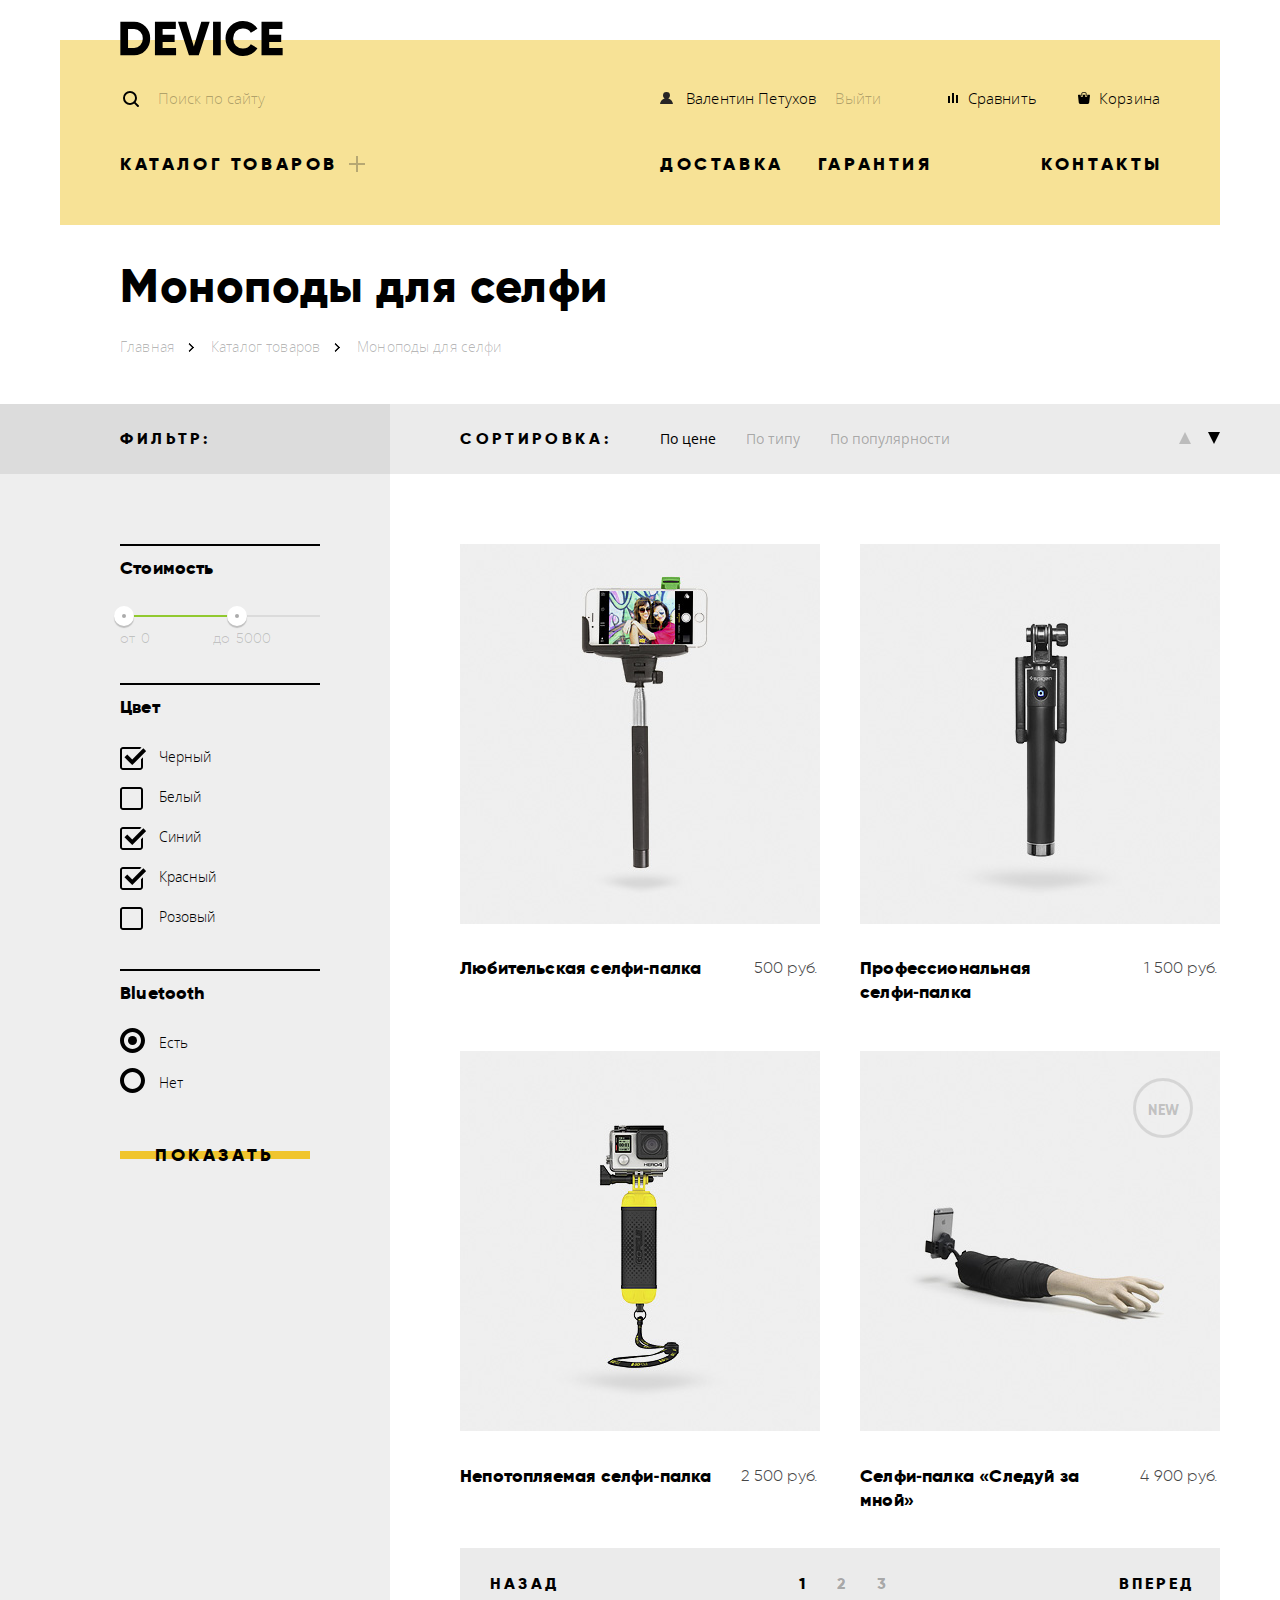
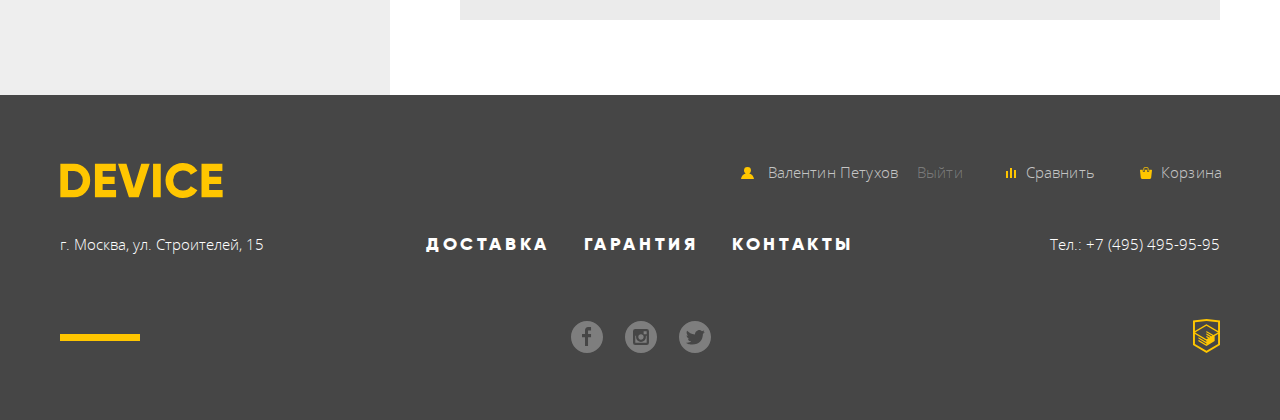
<file: catalog.html>
<!DOCTYPE html>
<html lang="ru">

<head>
  <meta charset="utf-8">
  <title>HTML Academy: Девайс</title>
  <link href="css/normalize.min.css" rel="stylesheet">
  <link href="css/style.min.css" rel="stylesheet">
</head>

<body class="page-catalog">
  <div class="container">
    <header class="main-header">
      <nav class="main-navigation">
        <div class="main-header-logo">
          <a href="index.html"><img src="img/logo-device.svg" width="163" height="35"
              alt="Логотип магазина «Девайс»"></a>
        </div>
        <div class="main-header-top-wrapper">
          <form class="site-search-form" method="GET" action="search">
            <label class="visually-hidden" for="search-field">Поле поиска</label>
            <input id="search-field" type="search" class="search-input" name="query" placeholder="Поиск по сайту">
            <button type="submit" class="search-button">Найти</button>
          </form>
          <a class="main-header-user-nav-link main-header-user-nav-profile" href="#">Валентин Петухов</a>
          <a class="main-header-user-nav-link main-header-user-nav-logout" href="#">Выйти</a>
          <a class="main-header-user-nav-link main-header-user-nav-compare" href="#">Сравнить</a>
          <a class="main-header-user-nav-link main-header-user-nav-cart" href="#">Корзина</a>
        </div>
        <div class="main-header-bottom-wrapper">
          <ul class="main-header-site-navigation">
            <li class="main-header-site-nav-catalog">
              <a href="#">Каталог&nbsp;товаров</a>
              <div class="catalog-categories-list">
                <ul class="catalog-categories-sublist">
                  <li><a href="#">Виртуальная реальность</a></li>
                  <li><a href="catalog.html">Моноподы для селфи</a></li>
                  <li><a href="#">Экшн-камеры</a></li>
                </ul>
                <ul class="catalog-categories-sublist">
                  <li><a href="#">Фитнес-браслеты</a></li>
                  <li><a href="#">Умные часы</a></li>
                </ul>
                <ul class="catalog-categories-sublist">
                  <li><a href="#">Квадрокоптеры</a></li>
                </ul>
              </div>
            </li>
            <li class="main-header-site-nav-delivery"><a href="delivery.html">Доставка</a></li>
            <li class="main-header-site-nav-warranty"><a href="warranty.html">Гарантия</a></li>
            <li class="main-header-site-nav-contacts"><a href="contacts.html">Контакты</a></li>
          </ul>
        </div>
      </nav>
    </header>
  </div>
  <main class="main-content">
    <div class="container">
      <div class="catalog-page-top-wrapper">
        <h1>Моноподы для селфи</h1>
        <ul class="breadcrumbs">
          <li><a href="index.html">Главная</a></li>
          <li><a href="catalog.html">Каталог товаров</a></li>
          <li><span class="breadcrumbs-current">Моноподы для селфи</span></li>
        </ul>
      </div>
    </div>
    <div class="catalog">
      <div class="catalog-header">
        <div class="container">
          <div class="catalog-header-filter">
            <h2>Фильтр:</h2>
          </div>
          <div class="catalog-header-sorting">
            <h2>Сортировка:</h2>
            <ul class="catalog-header-sorting-type">
              <li>
                <a class="current" href="#">По цене</a>
              </li>
              <li>
                <a href="#">По типу</a>
              </li>
              <li>
                <a href="#">По популярности</a>
              </li>
            </ul>
            <ul class="catalog-header-sorting-direction">
              <li>
                <a href="#" class="catalog-header-sorting-direction-asc"><span class="visually-hidden">По
                    возрастанию</span></a>
              </li>
              <li>
                <a href="#" class="catalog-header-sorting-direction-desc current"><span class="visually-hidden">По
                    убыванию</span></a>
              </li>
            </ul>
          </div>
        </div>
      </div>
      <div class="catalog-content">
        <div class="container">
          <div class="filter">
            <form class="catalog-filter-form" action="catalog-filter" method="GET">
              <div class="catalog-filter-fieldset-wrapper">
                <fieldset>
                  <legend>Стоимость</legend>
                  <div class="filter-price-range">
                    <div class="filter-price-controls">
                      <div class="empty-bar">
                        <div class="bar"></div>
                      </div>
                      <div class="range-toggle range-toggle-min"></div>
                      <div class="range-toggle range-toggle-max"></div>
                    </div>
                    <label class="price-label" for="filter-min-price">от</label>
                    <input class="price-value" type="text" name="min-price" id="filter-min-price" value="0">
                    <label class="price-label price-label-max" for="filter-max-price">до</label>
                    <input class="price-value" type="text" name="max-price" id="filter-max-price" value="5000">
                  </div>
                </fieldset>
              </div>
              <div class="catalog-filter-fieldset-wrapper">
                <fieldset>
                  <legend>Цвет</legend>
                  <ul class="filter-list-color">
                    <li>
                      <input class="visually-hidden form-input-cb" type="checkbox" id="color-black" name="color-black"
                        checked>
                      <label class="form-label" for="color-black">Черный</label>
                    </li>
                    <li>
                      <input class="visually-hidden form-input-cb" type="checkbox" id="color-white" name="color-white">
                      <label class="form-label" for="color-white">
                        Белый
                      </label>
                    </li>
                    <li>
                      <input class="visually-hidden form-input-cb" type="checkbox" id="color-blue" name="color-blue"
                        checked>
                      <label class="form-label" for="color-blue">Синий</label>
                    </li>
                    <li>
                      <input class="visually-hidden form-input-cb" type="checkbox" id="color-red" name="color-red"
                        checked>
                      <label class="form-label" for="color-red">Красный</label>
                    </li>
                    <li>
                      <input class="visually-hidden form-input-cb" type="checkbox" id="color-pink" name="color-pink">
                      <label class="form-label" for="color-pink">Розовый</label>
                    </li>
                  </ul>
                </fieldset>
              </div>
              <div class="catalog-filter-fieldset-wrapper">
                <fieldset>
                  <legend>Bluetooth</legend>
                  <ul class="filter-list-bt">
                    <li>
                      <input class="visually-hidden form-input-radio" type="radio" id="with-bluetooth"
                        name="with-bluetooth" value="true" checked>
                      <label class="form-label" for="with-bluetooth">Есть</label>
                    </li>
                    <li>
                      <input class="visually-hidden form-input-radio" type="radio" id="without-bluetooth"
                        name="with-bluetooth" value="false">
                      <label class="form-label" for="without-bluetooth">Нет</label>
                    </li>
                  </ul>
                </fieldset>
              </div>
              <button class="button button-show" type="submit">Показать</button>
            </form>
          </div>
          <section class="catalog-items">
            <h2 class="visually-hidden">Моноподы для селфи</h2>
            <ul class="catalog-list">
              <li class="catalog-item">
                <div class="image-and-hover-buttons-wrapper">
                  <img src="img/item-1.jpg" width="360" height="380" alt="Любительская селфи-палка">
                  <div class="hover-buttons">
                    <button type="button" class="button add-to-cart-button">В&nbsp;корзину</button>
                    <button type="button" class="compare-button">Добавить к сравнению</button>
                  </div>
                </div>
                <div class="catalog-item-bottom-wrapper">
                  <a href="#">
                    <h3>Любительская селфи‑палка</h3>
                  </a>
                  <p class="catalog-item-price">500 руб.</p>
                </div>
              </li>
              <li class="catalog-item">
                <div class="image-and-hover-buttons-wrapper">
                  <img src="img/item-2.jpg" width="360" height="380" alt="Профессиональная селфи-палка">
                  <div class="hover-buttons">
                    <button type="button" class="button add-to-cart-button">В&nbsp;корзину</button>
                    <button type="button" class="compare-button">Добавить к сравнению</button>
                  </div>
                </div>
                <div class="catalog-item-bottom-wrapper">
                  <a href="#">
                    <h3>Профессиональная селфи‑палка</h3>
                  </a>
                  <p class="catalog-item-price">1 500 руб.</p>
                </div>
              </li>
              <li class="catalog-item">
                <div class="image-and-hover-buttons-wrapper">
                  <img src="img/item-3.jpg" width="360" height="380" alt="Непотопляемая селфи-палка">
                  <div class="hover-buttons">
                    <button type="button" class="button add-to-cart-button">В&nbsp;корзину</button>
                    <button type="button" class="compare-button">Добавить к сравнению</button>
                  </div>
                </div>
                <div class="catalog-item-bottom-wrapper">
                  <a href="#">
                    <h3>Непотопляемая селфи‑палка</h3>
                  </a>
                  <p class="catalog-item-price">2 500 руб.</p>
                </div>
              </li>
              <li class="catalog-item new">
                <div class="image-and-hover-buttons-wrapper">
                  <img src="img/item-4.jpg" width="360" height="380" alt="Селфи-палка «Следуй за мной»">
                  <div class="hover-buttons">
                    <button type="button" class="button add-to-cart-button">В&nbsp;корзину</button>
                    <button type="button" class="compare-button">Добавить к сравнению</button>
                  </div>
                </div>
                <div class="catalog-item-bottom-wrapper">
                  <a href="#">
                    <h3>Селфи‑палка «Следуй за мной»</h3>
                  </a>
                  <p class="catalog-item-price">4 900 руб.</p>
                </div>
              </li>
            </ul>
            <div class="catalog-pagination">
              <a href="#" class="catalog-nav-button">Назад</a>
              <ul class="catalog-pagination-pages">
                <li>
                  <a class="current" href="#">1</a>
                </li>
                <li>
                  <a href="#">2</a>
                </li>
                <li>
                  <a href="#">3</a>
                </li>
              </ul>
              <a href="#" class="catalog-nav-button">Вперед</a>
            </div>
          </section>
        </div>
      </div>
    </div>

  </main>
  <footer class="main-footer">
    <div class="container">
      <nav class="footer-navigation">
        <div class="footer-upper-wrapper">
          <a href="index.html" class="footer-logo">
            <img src="img/logo-device-inverse.svg" width="163" height="35" alt="Логотип магазина «Девайс»">
          </a>
          <ul class="footer-user-navigation">
            <li class="footer-user-navigation-login"><a href="#">Валентин Петухов</a></li>
            <li class="footer-user-navigation-logout"><a href="#">Выйти</a></li>
            <li class="footer-user-navigation-compare"><a href="#">Сравнить</a></li>
            <li class="footer-user-navigation-cart"><a href="#">Корзина</a></li>
          </ul>
        </div>
        <div class="footer-central-wrapper">
          <address class="footer-address-building">
            г. Москва, ул. Строителей, 15
          </address>
          <ul class="footer-site-navigation">
            <li><a href="delivery.html">Доставка</a></li>
            <li><a href="warranty.html">Гарантия</a></li>
            <li><a href="contacts.html">Контакты</a></li>
          </ul>
          <address class="footer-address-phone">
            Тел.: +7 (495) 495-95-95
          </address>
        </div>
        <div class="footer-lower-wrapper">
          <div class="footer-longdash"></div>
          <div class="footer-social">
            <ul>
              <li><a class="social-button" href="#"><img src="img/fb.svg" width="32" height="32" alt="Фейсбук"></a></li>
              <li><a class="social-button" href="#"><img src="img/instagram.svg" width="32" height="32"
                    alt="Инстаграм"></a></li>
              <li><a class="social-button" href="#"><img src="img/twitter.svg" width="32" height="32" alt="Твиттер"></a>
              </li>
            </ul>
          </div>
          <div class="footer-copyright">
            <a href="https://htmlacademy.ru/intensive/htmlcss">
              <img src="img/logo-html.svg" width="27" height="35" alt="Разработано в HtmlAcademy">
            </a>
          </div>
        </div>
      </nav>
    </div>
  </footer>
</body>

</html>
</file>
<file: css/style.min.css>
@font-face{font-family:"Open Sans";font-style:normal;font-weight:300;src:local("Open Sans Light"),local("OpenSans-Light"),url(../fonts/opensanslight.woff2) format("woff2")}@font-face{font-family:"Open Sans";font-style:normal;font-weight:400;src:local("Open Sans Regular"),local("OpenSans-Regular"),url(../fonts/opensans.woff2) format("woff2")}@font-face{font-family:Gilroy;font-style:normal;font-weight:800;src:url(../fonts/gilroyextrabold.woff2) format("woff2")}@font-face{font-family:Gilroy;font-style:normal;font-weight:400;src:url(../fonts/gilroylight.woff2) format("woff2")}body{background-color:#fff;margin:0;min-width:1200px;padding:0}img{height:auto;max-width:100%}a{text-decoration:none}.visually-hidden{border:0;clip:rect(0 0 0 0);-webkit-clip-path:inset(100%);clip-path:inset(100%);height:1px;margin:-1px;overflow:hidden;padding:0;position:absolute;white-space:nowrap;width:1px}.container{margin:0 auto;width:1160px}.main-header{background-color:#f7e296;color:#000;margin-top:40px;min-height:300px;padding:0 60px;position:relative}.main-header-logo{left:60px;position:absolute;top:-19px}.main-header-top-wrapper{-webkit-box-align:baseline;align-items:baseline;display:-webkit-box;display:flex;-webkit-box-pack:start;justify-content:flex-start;margin-bottom:28px;padding-top:34px}.site-search-form{display:-webkit-box;display:flex;line-height:30px;margin-left:-2px;margin-right:102px;position:relative;width:440px}.site-search-form::before{background-image:url(../img/search.svg);background-position:5px 50%;background-repeat:no-repeat;content:"";display:block;height:50px;left:0;position:absolute;top:0;width:50px}.main-header-user-nav-link,.search-button,.site-search-form{font-family:"Open Sans",Arial,sans-serif;font-size:15px;font-weight:300}.search-input{background-color:transparent;border:none;border-bottom:2px solid transparent;color:rgba(0,0,0,.3);font-weight:300;line-height:30px;margin:0;padding:8px 0 8px 40px;position:relative;width:357px}.search-input::-webkit-input-placeholder{color:rgba(0,0,0,.3)}.search-input:hover::-webkit-input-placeholder{color:rgba(0,0,0,.6)}.search-input:focus{border-bottom-color:#000;color:#000;outline:0}.search-input:focus+.search-button{visibility:visible}.search-button{background-color:transparent;border:2px solid #000;color:#000;font-family:"Open Sans",Arial,sans-serif;font-size:15px;font-weight:300;letter-spacing:.01em;line-height:30px;padding:8px 18px;text-transform:none;visibility:hidden}.search-button:focus,.search-button:hover{background-color:#000;color:#fff;visibility:visible}.search-button:focus{visibility:visible}.search-button:active{background-color:#000;color:rgba(255,255,255,.3);visibility:visible}.main-header-user-nav-cart{padding-left:32px}.main-header-user-nav-link{color:#000;letter-spacing:.01em;line-height:30px;padding-left:30px;position:relative}.main-header-user-nav-link:focus,.main-header-user-nav-link:hover{color:rgba(0,0,0,.6)}.main-header-user-nav-link:active{color:rgba(0,0,0,.3)}.main-header-user-nav-link:focus::before,.main-header-user-nav-link:hover::before{opacity:.6}.main-header-user-nav-link:active::before{opacity:.3}.main-header-user-nav-link::before{background-position:50% 50%;background-repeat:no-repeat;content:"";display:block;height:30px;left:0;position:absolute;width:30px}.main-header-user-nav-compare{margin-left:auto;margin-right:32px}.main-header-site-navigation{display:-webkit-box;display:flex;-webkit-box-pack:justify;justify-content:space-between;list-style:none;margin:0;padding:0}.main-header-site-navigation a{color:#000;font-family:Gilroy,Arial,sans-serif;font-size:18px;font-weight:800;letter-spacing:.2em;line-height:24px;text-transform:uppercase}.main-header-site-navigation a:focus,.main-header-site-navigation a:hover{color:rgba(0,0,0,.6)}.main-header-site-navigation a:active{color:rgba(0,0,0,.3)}.main-header-site-nav-catalog{margin-right:290px;width:250px}.main-header-site-nav-catalog>a{position:relative}.main-header-site-nav-catalog>a::after{background-image:url(../img/plus.svg);content:"";height:16px;opacity:.3;position:absolute;right:-27px;top:3px;width:16px}.main-header-site-nav-catalog:first-child:hover .catalog-categories-list,.main-header-site-nav-catalog:first-child>a:focus+.catalog-categories-list{display:-webkit-box;display:flex}.main-header-site-nav-delivery{margin-right:34px}.main-header-site-nav-contacts{margin-left:auto;margin-right:-3px}.catalog-categories-list{background-color:#f7e296;display:none;left:0;margin:0;padding:20px 60px 36px;position:absolute;width:1040px;z-index:5}.catalog-categories-sublist{background-color:#f7e296;display:block;list-style:none;margin:0;padding:0;position:relative;z-index:1}.catalog-categories-sublist a{color:#000;font-family:"Open Sans",Arial,sans-serif;font-size:15px;font-weight:300;letter-spacing:normal;line-height:36px;text-transform:none}.catalog-categories-list ul:first-child{margin-right:20px;width:220px}.catalog-categories-list ul:nth-child(2){margin-right:20px;width:180px}.catalog-categories-sublist ul:last-child{width:200px}.main-content-bottom-wrapper{display:-webkit-box;display:flex;-webkit-box-pack:justify;justify-content:space-between;margin-bottom:80px}.about-us,.contacts{position:relative;width:560px}.main-content-bottom-wrapper h2{color:#000;font-family:Gilroy,Arial,sans-serif;font-size:47px;font-weight:800;line-height:48px;margin-bottom:43px}.about-us p,.contacts p{color:#000;font-family:"Open Sans",Arial,sans-serif;font-size:15px;font-weight:300;letter-spacing:0;line-height:30px;margin-bottom:30px}.about-us-delivery{list-style:none;margin:65px 0 54px -3px}.about-us-delivery li{color:#000;font-family:Gilroy,Arial,sans-serif;font-size:16px;font-weight:800;letter-spacing:0;line-height:40px;position:relative}.about-us-delivery li::before{border:2px solid #e5e5e5;border-radius:50%;content:"";height:5px;left:-36px;position:absolute;top:16px;width:5px}.contacts p{margin-bottom:38px}.contacts-map-link{display:block;height:222px;margin-bottom:71px;width:560px}.modal-link{color:#000;font-family:Gilroy,Arial,sans-serif;font-size:18px;font-weight:700;letter-spacing:.2em;line-height:24px;padding:8px 42px;position:relative;text-transform:uppercase;z-index:1}.modal-link::after{background-color:#f0c52e;content:"";height:8px;left:0;position:absolute;top:50%;-webkit-transform:translateY(-50%);transform:translateY(-50%);-webkit-transition:height .3s;transition:height .3s;width:100%;z-index:-1}.modal-link:hover::after{background-color:#f0c52e;content:"";height:100%;left:0;position:absolute;top:50%;-webkit-transform:translateY(-50%);transform:translateY(-50%);-webkit-transition:height .3s;transition:height .3s;width:100%;z-index:-1}.modal-link:active{background-color:#f0c52e;background-image:none;color:rgba(0,0,0,.3)}.main-content-bottom-wrapper .modal-link{display:block;padding-left:0;padding-right:0;text-align:center;width:260px}.main-footer{background-color:#464646;padding-bottom:17px;padding-top:63px}.footer-upper-wrapper{display:-webkit-box;display:flex;-webkit-box-pack:justify;justify-content:space-between;margin-bottom:7px}.main-footer ul{list-style:none;margin:-2px -2px 0 0;padding:0}.footer-user-navigation{display:-webkit-box;display:flex}.footer-user-navigation li{margin-left:36px;padding-top:1px}.footer-user-navigation a{color:rgba(255,255,255,.7);font-family:"Open Sans",Arial,sans-serif;font-size:15px;font-weight:300;letter-spacing:.01em;line-height:30px;padding-left:30px;position:relative}.footer-user-navigation a:focus,.footer-user-navigation a:hover{color:#fff}.footer-user-navigation a:active{color:rgba(255,255,255,.3)}.footer-user-navigation a:hover::before{opacity:.6}.footer-user-navigation a:active::before{opacity:.3}.footer-user-navigation a::before{background-position:50% 50%;background-repeat:no-repeat;content:"";display:block;height:30px;left:0;top:-4px;position:absolute;width:30px}.footer-user-navigation-login a::before{background-image:url(../img/user-inverse.svg);left:-5px}.footer-user-navigation-logout a{margin-left:-17px;padding-left:0}.footer-user-navigation-compare a{margin-left:-3px}.footer-user-navigation-logout a{color:rgba(255,255,255,.3)}.footer-user-navigation-cart a::before{background-image:url(../img/cart-inverse.svg)}.footer-user-navigation-compare a::before{background-image:url(../img/compare-inverse.svg)}.footer-logo{margin:5px 0}.footer-lower-wrapper::before{background-color:#ffc600;content:"";height:7px;left:0;position:absolute;top:15px;width:80px}.footer-central-wrapper,.footer-lower-wrapper{-webkit-box-align:baseline;align-items:baseline;display:-webkit-box;display:flex;margin-bottom:45px;position:relative}.footer-address-building{text-align:left}.footer-address-phone{text-align:right}.footer-address-building,.footer-address-phone{color:#fff;font-family:"Open Sans",Arial,sans-serif;font-size:15px;font-style:normal;font-weight:300;letter-spacing:0;line-height:30px;margin:15px 0;width:250px}.main-footer .footer-site-navigation{display:-webkit-box;display:flex;-webkit-box-pack:justify;justify-content:space-between;margin:0 auto;width:428px}.footer-site-navigation a{color:#fff;font-family:Gilroy,Arial,sans-serif;font-size:18px;font-weight:700;letter-spacing:.2em;line-height:24px;text-transform:uppercase}.footer-site-navigation a:focus,.footer-site-navigation a:hover{color:rgba(255,255,255,.6)}.footer-site-navigation a:active{color:rgba(255,255,255,.3)}.footer-longdash{width:80px}.footer-social{margin:0 auto}.footer-social ul{display:-webkit-box;display:flex;-webkit-box-pack:justify;justify-content:space-between;width:140px}.social-button{color:#fff}.social-button img{opacity:.3}.social-button img:hover{opacity:.6}.social-button img:active{opacity:.1}.footer-copyright{text-align:right;width:80px}.footer-copyright:focus img,.footer-copyright:hover img{opacity:.6}.footer-copyright:active img{opacity:.3}.main-header-user-nav-profile{margin-right:19px;padding-left:26px}.main-header-user-nav-profile::before{background-image:url(../img/user.svg);background-position:0 50%}.main-header-user-nav-compare::before{background-image:url(../img/compare.svg)}.main-header-user-nav-cart::before{background-image:url(../img/cart.svg)}.main-header-user-nav-logout{color:rgba(0,0,0,.3);padding-left:0}.page-catalog .main-header{margin-bottom:37px;min-height:185px}.image-and-hover-buttons-wrapper{position:relative}.image-and-hover-buttons-wrapper:hover img{opacity:.7}.hover-buttons{display:none}.image-and-hover-buttons-wrapper:hover .hover-buttons{display:block;left:80px;position:absolute;top:177px;width:200px}.add-to-cart-button{margin-bottom:20px;width:200px}.compare-button{background-color:transparent;border:none;color:rgba(0,0,0,.5);font-family:"Open Sans",Arial,sans-serif;font-size:13px;font-weight:300;line-height:20px;text-align:center;width:200px}.compare-button:focus,.compare-button:hover{color:#000}.compare-button:active{color:rgba(0,0,0,.2)}.catalog-item{position:relative}.catalog-item.new::before{border:3px solid rgba(0,0,0,.1);border-radius:50%;box-sizing:border-box;color:rgba(0,0,0,.2);content:"new";font-family:Gilroy,Arial,sans-serif;font-size:14px;font-weight:700;height:60px;letter-spacing:.05em;line-height:24px;padding:18px 12px;position:absolute;right:27px;text-transform:uppercase;top:27px;width:60px;z-index:3}.catalog-page-top-wrapper h1{color:#000;font-family:Gilroy,Arial,sans-serif;font-size:47px;font-weight:800;letter-spacing:.013em;line-height:48px;margin-bottom:25px}.catalog-page-top-wrapper{margin-bottom:45px;padding:0 60px}.breadcrumbs{display:-webkit-box;display:flex;-webkit-box-pack:start;justify-content:flex-start;list-style:none;margin-right:37px;padding:0}.breadcrumbs a::after{border-bottom:2px solid #000;border-radius:50px 0 0 0;border-right:2px solid #000;content:"";height:7px;position:absolute;right:-20px;top:6px;-webkit-transform:rotate(-45deg) scale(.73);transform:rotate(-45deg) scale(.73);width:7px;z-index:1}.breadcrumbs a:focus,.breadcrumbs a:hover{color:rgba(0,0,0,.6)}.breadcrumbs a:active{color:rgba(0,0,0,.1)}.breadcrumbs li{margin-right:37px}.breadcrumbs .breadcrumbs-current,.breadcrumbs a{color:rgba(0,0,0,.3);font-family:"Open Sans",Arial,sans-serif;font-size:14px;font-weight:300;letter-spacing:.01em;line-height:24px;position:relative}.catalog-content .container{display:-webkit-box;display:flex}.catalog-content .filter{background-color:#eee;box-sizing:border-box;padding-left:60px;padding-top:70px;width:330px}.catalog-filter-form{padding-right:70px;width:200px}.catalog-filter-form fieldset{border:none;margin:0;margin-bottom:32px;padding:0;position:relative}.catalog-filter-fieldset-wrapper{border-top:2px solid #000}.catalog-filter-form legend{color:#000;font-family:Gilroy,Arial,sans-serif;font-size:18px;font-weight:800;letter-spacing:.01em;line-height:24px;margin-bottom:18px;padding-top:10px;text-transform:none}.catalog-filter-form ul{list-style:none;margin:0;padding:0}.catalog-filter-form label{color:#000;font-family:"Open Sans",Arial,sans-serif;font-size:14px;font-weight:300;line-height:40px;position:relative}catalog-filter-form .button-show{padding-left:39px}.form-label::before{background-repeat:no-repeat;content:"";height:26px;left:0;position:absolute;width:26px}.form-label{position:relative}.form-input-cb:checked+.form-label::before{background-image:url(../img/checkbox-on.svg);background-repeat:no-repeat}.form-input-cb+.form-label::before{background-image:url(../img/checkbox-off.svg);top:0}.form-input-cb+.form-label:hover::before{opacity:.6}.form-input-radio:checked+label::before{background-image:url(../img/radio-on.svg);background-repeat:no-repeat}.form-input-radio+.form-label:hover::before{opacity:.6}.form-input-radio+label::before{background-image:url(../img/radio-off.svg);top:-5px}.button-show::after{background-color:#f0c52e;content:"";height:8px;left:0;position:absolute;top:50%;-webkit-transform:translateY(-50%);transform:translateY(-50%);-webkit-transition:height .3s;transition:height .3s;width:100%;z-index:-1}.button-show:hover::after{background-color:#f0c52e;content:"";height:100%;left:0;position:absolute;top:50%;-webkit-transform:translateY(-50%);transform:translateY(-50%);-webkit-transition:height .3s;transition:height .3s;width:100%;z-index:-1}.filter-list-bt label,.filter-list-color label{cursor:pointer;padding-left:39px;position:relative}.button{background-color:transparent;border:none;box-sizing:border-box;color:#000;font-family:Gilroy,Arial,sans-serif;font-size:18px;font-weight:700;letter-spacing:.2em;line-height:24px;padding:8px 35px;position:relative;text-transform:uppercase;z-index:1}.catalog-items{padding-left:50px;padding-top:50px}.catalog-list{display:-webkit-box;display:flex;flex-wrap:wrap;list-style:none;margin:0;margin-bottom:-11px;padding:0;width:780px}.catalog-item{margin:20px 20px 27px}.catalog-item:nth-child(2n){margin-right:0}.catalog-pagination{-webkit-box-align:center;align-items:center;background-color:#ebebeb;box-sizing:border-box;display:-webkit-box;display:flex;-webkit-box-pack:justify;justify-content:space-between;margin:20px 0 75px 20px;min-height:70px;padding:0;width:760px}.catalog-pagination-pages{display:-webkit-box;display:flex;-webkit-box-pack:justify;justify-content:space-between;list-style:none;margin:0 0 0 15px;min-width:90px;padding:0}.catalog-pagination-pages a:hover{color:rgba(0,0,0,.6)}.catalog-pagination-pages a.current,.catalog-pagination-pages a:active{color:#000}.catalog-pagination-pages a{color:rgba(0,0,0,.3);font-family:Gilroy,Arial,sans-serif;font-size:16px;font-weight:700;letter-spacing:.2em;line-height:24px}.catalog-nav-button{color:#000;font-family:Gilroy,Arial,sans-serif;font-size:16px;font-weight:700;letter-spacing:.2em;line-height:24px;padding:24px 26px 24px 30px;text-transform:uppercase}.catalog-item-bottom-wrapper{display:-webkit-box;display:flex;-webkit-box-pack:justify;justify-content:space-between;margin-top:28px;width:360px}.catalog-item-bottom-wrapper h3{font-size:18px;margin:0}.catalog-item-bottom-wrapper a{color:#000;font-family:Gilroy,Arial,sans-serif;font-size:18px;font-weight:700;letter-spacing:.01em;line-height:24px;width:260px}.catalog-item-bottom-wrapper p{color:#464646;font-family:Gilroy,Arial,sans-serif;font-size:16px;font-weight:400;letter-spacing:.01em;line-height:24px;margin:0 3px 0 0}.slider .container{position:relative}.slider{margin-bottom:-10px;position:relative;top:-112px}.slider-dots{bottom:159px;list-style:none;margin:0;padding:0;position:absolute;right:66px;z-index:4}.slider-dots li{display:inline-block;margin-right:29px}.slider-cb:checked+label::before{background-image:url(../img/slider-button.svg)}.slides-list{list-style:none;margin:0;padding:0}.slides-list-item{display:none;-webkit-box-pack:justify;justify-content:space-between}.slides-list-item-image{text-align:center;width:560px}.slides-list-item-description::before{background-color:#fff;content:"";height:8px;left:0;position:absolute;top:36px;width:100px}.slides-list-item-description::after{color:#fff;content:"";font-family:Gilroy,Arial,sans-serif;font-size:180px;font-weight:700;letter-spacing:.01em;line-height:180px;position:absolute;right:47px;top:-13px;z-index:0}.slides-list-item:first-child .slides-list-item-description::after{content:"01"}.slides-list-item:nth-child(2) .slides-list-item-description::after{content:"02"}.slides-list-item:nth-child(3) .slides-list-item-description::after{content:"03"}.catalog-categories{margin-bottom:67px}.catalog-categories ul{display:-webkit-box;display:flex;-webkit-box-pack:justify;justify-content:space-between;list-style:none;margin:0;padding:0}.catalog-categories a{color:#000;font-family:Gilroy,Arial,sans-serif;font-size:18px;font-weight:700;line-height:24px}.catalog-categories .image-wrapper{background-color:#f7e296;height:160px;margin-bottom:33px;position:relative;width:160px}.catalog-categories-item p{white-space:normal;width:160px}.catalog-categories-item-link:active p,.catalog-categories-item-link:active svg{opacity:.3}.catalog-categories-item .image-wrapper:hover{background-color:#f0c52e}.catalog-categories svg{left:50%;position:absolute;top:50%;-webkit-transform:translate(-50%,-50%);transform:translate(-50%,-50%)}.catalog-categories-item:nth-child(2) svg{bottom:0;left:50%;position:absolute;top:auto;-webkit-transform:translateX(-50%);transform:translateX(-50%)}.slides-list-item-description{position:relative;width:560px}.slides-list-item-description-headline{color:#000;font-family:Gilroy,Arial,sans-serif;font-size:47px;font-weight:700;letter-spacing:.01em;line-height:56px;margin-bottom:18px;margin-top:80px;position:relative;z-index:2}.slides-list-item-description-content{color:#000;font-family:"Open Sans",Arial,sans-serif;font-size:15px;font-weight:300;letter-spacing:.01em;line-height:30px;margin-bottom:51px;width:490px}.slides-list-item-description-link-wrapper{position:relative}.slides-list-item-description-link-wrapper a.modal-link{padding-left:43px}.slides-list-item-description-params{border-collapse:collapse;border-spacing:0;margin-left:-2px;margin-top:57px}.slides-list-item-description-params tr:first-child{font-family:Gilroy,Arial,sans-serif;font-size:36px;letter-spacing:.01em;line-height:48px}.slides-list-item-description-params tr:last-child{font-family:"Open Sans",Arial,sans-serif;font-size:13px;font-weight:300;letter-spacing:.01em;line-height:20px}.slides-list-item-description-params td{padding:0;width:160px}.slides-list-item-description-params td:nth-child(2){width:140px}.params-name td{padding-top:8px}.slides-list-item-shown{display:-webkit-box;display:flex}.slider label{font-size:0;position:relative}.slider-dots label::before{background-image:url(../img/slider-button-empty.svg);background-repeat:no-repeat;background-size:12px;content:"";cursor:pointer;font-size:0;height:12px;left:0;padding:1px;position:absolute;top:0;width:12px}.services{background-color:#e5e5e5;background-image:-webkit-gradient(linear,left top,left bottom,color-stop(0,#fff),color-stop(25%,#fff),color-stop(25%,#e5e5e5),to(#e5e5e5));background-image:linear-gradient(to bottom,#fff 0,#fff 25%,#e5e5e5 25%,#e5e5e5 100%);margin-bottom:92px;min-height:385px}.services .container{display:-webkit-box;display:flex;min-height:320px;padding-left:2px}.services-list-item.current{background-color:#000}.services-list-item.current a.services-list-item-link{background-color:#000;background-image:none;color:#f7e184;z-index:2}.services-list-item-link{color:#000;display:block;font-family:Gilroy,Arial,sans-serif;font-size:18px;font-weight:700;letter-spacing:.2em;line-height:24px;padding:8px 0;position:relative;text-align:center;text-transform:uppercase;width:160px;z-index:1}.services-list-item:not(.current) .services-list-item-link:not(:active)::after,.services-list-item:not(.current) .services-list-item-link:not(:hover)::after,.services-list-item:not(.current):not(:active) .services-list-item-link:not(:active)::after{background-color:#f0c52e;content:"";height:8px;left:0;position:absolute;top:50%;-webkit-transform:translateY(-50%);transform:translateY(-50%);-webkit-transition:height .3s;transition:height .3s;width:100%;z-index:-1}.services-list-item:not(.current) .services-list-item-link:not(:active):hover::after{background-color:#f0c52e;content:"";height:100%;left:0;position:absolute;top:50%;-webkit-transform:translateY(-50%);transform:translateY(-50%);-webkit-transition:height .3s;transition:height .3s;width:100%;z-index:-1}.services-list-item .services-list-item-link:active::after,.services-list-item:not(.current):active .services-list-item-link::after{background-color:#000;position:absolute;z-index:-1}.services-list-item .services-list-item-link:active,.services-list-item.current a.services-list-item-link,.services-list-item:active .services-list-item-link{background-color:#000;background-image:none;color:#f7e184;z-index:2}.services-content div{display:none;margin-left:118px;margin-top:70px;position:relative;width:460px}.services-content-headline{font-family:Gilroy,Arial,sans-serif;font-size:47px;font-weight:700;letter-spacing:.01em;line-height:48px;margin-bottom:30px}.services-content-main{font-family:"Open Sans",Arial,sans-serif;font-size:15px;font-weight:300;letter-spacing:.01em;line-height:30px}.services-content div::after{background-position:50% 50%;background-repeat:no-repeat;content:"";height:320px;left:493px;position:absolute;top:-67px;width:260px}.services-content div:nth-child(1)::after{background-image:url(../img/delivery.svg)}.services-content div:nth-child(2)::after{background-image:url(../img/warranty.svg)}.services-content div:nth-child(3)::after{background-image:url(../img/credit.svg)}.featured-brands{margin-bottom:107px}.featured-brands ul{display:-webkit-box;display:flex;-webkit-box-pack:justify;justify-content:space-between;list-style:none;margin:0 0 100px;padding:0}.featured-brands a{display:block;height:100px;position:relative;width:260px}.featured-brands a:hover::before{content:"";height:100px;left:0;position:absolute;top:0;width:260px;z-index:1}.featured-brands a img:hover{opacity:0}.featured-brand-1:hover::before{background-image:url(../img/logo-1-hover.png)}.featured-brand-2:hover::before{background-image:url(../img/logo-2-hover.png)}.featured-brand-3:hover::before{background-image:url(../img/logo-3-hover.png)}.featured-brand-4:hover::before{background-image:url(../img/logo-4-hover.png)}.contacts .modal-link{padding-left:2px}.about-us .modal-link{padding-left:1px;padding-top:9px}.about-us h2::before,.contacts h2::before{background-color:#000;content:"";height:7px;left:0;position:absolute;top:-13px;width:80px}.services-list{border-right:7px solid #000;display:-webkit-box;display:flex;-webkit-box-orient:vertical;-webkit-box-direction:normal;flex-direction:column;-webkit-box-pack:center;justify-content:center;list-style:none;margin:0;min-width:277px;padding:0}.services-list-item{margin:12px 0;padding:0;text-align:center;width:100%}.catalog-header .container{display:-webkit-box;display:flex}.catalog-content{background-image:-webkit-gradient(linear,left top,right top,color-stop(0,#eee),color-stop(28%,#eee),color-stop(28%,#fff),to(#fff));background-image:linear-gradient(to right,#eee 0,#eee 28%,#fff 28%,#fff 100%)}.catalog-header{background-image:-webkit-gradient(linear,left top,right top,from(#dcdcdc),color-stop(50%,#dcdcdc),color-stop(50%,#ebebeb),to(#ebebeb));background-image:linear-gradient(to right,#dcdcdc 0,#dcdcdc 50%,#ebebeb 50%,#ebebeb 100%)}.catalog-header-sorting{-webkit-box-align:center;align-items:center;background-color:#ebebeb;display:-webkit-box;display:flex;-webkit-box-flex:1;flex-grow:1;flex-grow:1;padding-bottom:23px;padding-top:23px}.catalog-header-filter{background-color:#dcdcdc;margin-left:auto;padding:23px 70px 23px 60px;width:200px}.catalog-header-sorting h2{padding-left:70px;width:200px}.services-content div{display:none}.services-content div.services-content-shown{display:block}.catalog-header-sorting ul{display:-webkit-box;display:flex;flex-wrap:wrap;list-style:none;margin:0;padding:0}.catalog-header-filter h2,.catalog-header-sorting h2{color:#000;font-family:Gilroy,Arial,sans-serif;font-size:16px;font-weight:700;letter-spacing:.23em;line-height:24px;margin:0;text-transform:uppercase}.catalog-header-sorting a{color:rgba(0,0,0,.3);font-family:"Open Sans",Arial,sans-serif;font-size:14px;line-height:18px}.catalog-header-sorting-direction-asc:focus::before,.catalog-header-sorting-direction-asc:hover::before,.catalog-header-sorting-direction-desc:focus::before,.catalog-header-sorting-direction-desc:hover::before{cursor:pointer;opacity:.4}.catalog-header-sorting-direction-asc.current::before,.catalog-header-sorting-direction-asc:active::before,.catalog-header-sorting-direction-desc.current::before,.catalog-header-sorting-direction-desc:active::before{cursor:pointer;opacity:1}.catalog-header-sorting a:hover{color:rgba(0,0,0,.6)}.catalog-header-sorting a.current,.catalog-header-sorting a:active{color:#000}.catalog-header-sorting .catalog-header-sorting-direction{display:-webkit-box;display:flex;list-style:none;margin-left:auto}.catalog-header-sorting-type{display:-webkit-box;display:flex;list-style:none;padding-left:20px;width:460px}.catalog-header-sorting-type li{margin-right:30px}.catalog-header-sorting-direction{margin-left:auto;position:relative}.catalog-header-sorting-direction-asc::before,.catalog-header-sorting-direction-desc::before{border:12px solid #000;border-left-color:transparent;border-left-width:6px;border-right-color:transparent;border-right-width:6px;content:"";display:inline-block;margin-left:2px;opacity:.2}.catalog-header-sorting-direction-asc::before{border-top-width:0}.catalog-header-sorting-direction-desc::before{border-bottom-width:0}.catalog-header-sorting-direction a{display:block;margin-left:15px}.modal{box-shadow:0 10px 20px 0 rgba(0,0,0,.2);display:none;left:50%;position:fixed;top:120px;-webkit-transform:translateX(-50%);transform:translateX(-50%);z-index:4}.modal-shown{-webkit-animation:bounce .6s;animation:bounce .6s;display:block}.modal-error{-webkit-animation:shake .6s;animation:shake .6s}.modal-close{background-color:#f0c52e;border:0;border-radius:50%;cursor:pointer;font-size:0;height:55px;opacity:.5;position:absolute;right:20px;top:25px;width:55px;z-index:3}.modal-close::after,.modal-close::before{background-color:#fff;content:"";height:2px;left:14px;position:absolute;top:26px;width:50%}.modal-close::before{-webkit-transform:rotate(45deg);transform:rotate(45deg)}.modal-close::after{-webkit-transform:rotate(-45deg);transform:rotate(-45deg)}.modal-close:focus,.modal-close:hover{opacity:1}.modal-close:active{opacity:.3}.modal-feedback{background-color:#fff;padding-bottom:80px;padding-left:100px;padding-right:100px;padding-top:96px;width:760px}.modal-feedback label{margin-bottom:5px}.modal-feedback .feedback-form-column{margin-bottom:33px}.modal-feedback input,.modal-feedback textarea{box-sizing:border-box;padding:16px 20px}.modal-feedback textarea{min-height:160px;resize:none;width:760px}.feedback-form input,.feedback-form label{display:block;width:360px}.write-as-textarea{width:760px}.feedback-form-wrapper{display:-webkit-box;display:flex;-webkit-box-pack:justify;justify-content:space-between}.feedback-form label{color:#000;font-family:Gilroy,Arial,sans-serif;font-size:18px;font-weight:700;letter-spacing:0;line-height:24px}.feedback-form input,.feedback-form textarea{background-color:#f2f2f2;border:2px solid transparent;color:#000;font-family:"Open Sans",Arial,sans-serif;font-size:14px;font-weight:700;letter-spacing:0;line-height:18px;outline:0}.feedback-form .button{box-sizing:border-box;padding:8px 35px;width:200px}.feedback-form input:hover,.feedback-form textarea:hover{background-color:#ebebeb}.feedback-form input:focus,.feedback-form textarea:focus{background-color:#fff;border:2px solid #f7e296;color:#464646;font-family:"Open Sans",Arial,sans-serif;font-size:14px;letter-spacing:0;line-height:18px}.feedback-form input:invalid{background-color:#f6dada}.feedback-form input::-moz-placeholder,.feedback-form textarea::-moz-placeholder{color:rgba(70,70,70,.4);font-family:"Open Sans",Arial,sans-serif;font-size:14px;font-weight:300;letter-spacing:0;line-height:18px}.feedback-form input::-webkit-input-placeholder,.feedback-form textarea::-webkit-input-placeholder{color:rgba(70,70,70,.4);font-family:"Open Sans",Arial,sans-serif;font-size:14px;font-weight:300;letter-spacing:0;line-height:18px}.feedback-form input:-ms-input-placeholder,.feedback-form textarea:-ms-input-placeholder{color:rgba(70,70,70,.4);font-family:"Open Sans",Arial,sans-serif;font-size:14px;font-weight:300;letter-spacing:0;line-height:18px}.button{background-color:transparent;border:none;box-sizing:border-box;color:#000;font-family:Gilroy,Arial,sans-serif;font-size:18px;font-weight:700;letter-spacing:.2em;line-height:24px;padding:8px 35px;position:relative;text-transform:uppercase;z-index:1}.button:not(.search-button)::after{background-color:#f0c52e;content:"";height:8px;left:0;position:absolute;top:50%;-webkit-transform:translateY(-50%);transform:translateY(-50%);-webkit-transition:height .3s;transition:height .3s;width:100%;z-index:-1}.button:not(.search-button):hover::after{background-color:#f0c52e;content:"";height:100%;left:0;position:absolute;top:50%;-webkit-transform:translateY(-50%);transform:translateY(-50%);-webkit-transition:height .3s;transition:height .3s;width:100%;z-index:-1}.button:active{color:rgba(0,0,0,.3)}.filter-price-range input{width:50px}.filter-price-controls{margin-bottom:8px;margin-top:17px;position:relative}.filter-price-controls .empty-bar{background-color:#dbdbdb;height:2px}.filter-price-controls .bar{background:#91c92f;height:2px;left:0;position:absolute;width:60%}.range-toggle{background:#ababab;border:8px solid #fff;border-radius:50%;box-shadow:0 2px 1px 0 rgba(0,1,1,.2);content:"";cursor:pointer;height:4px;position:absolute;top:-9px;width:4px}.range-toggle:active{-webkit-transform:scale(1.2);transform:scale(1.2)}.range-toggle-min{left:-6px}.range-toggle-max{left:107px}.price-label-max{margin-left:16px}.catalog-filter-form .price-label,.catalog-filter-form .price-value{background-color:transparent;border:none;color:rgba(0,0,0,.2);font-family:Gilroy,Arial,sans-serif;font-size:14px;line-height:24px}.catalog-nav-button:active{background-color:#d9d9d9;color:rgba(0,0,0,.3)}.catalog-nav-button:focus,.catalog-nav-button:hover{background-color:#d9d9d9}
</file>
